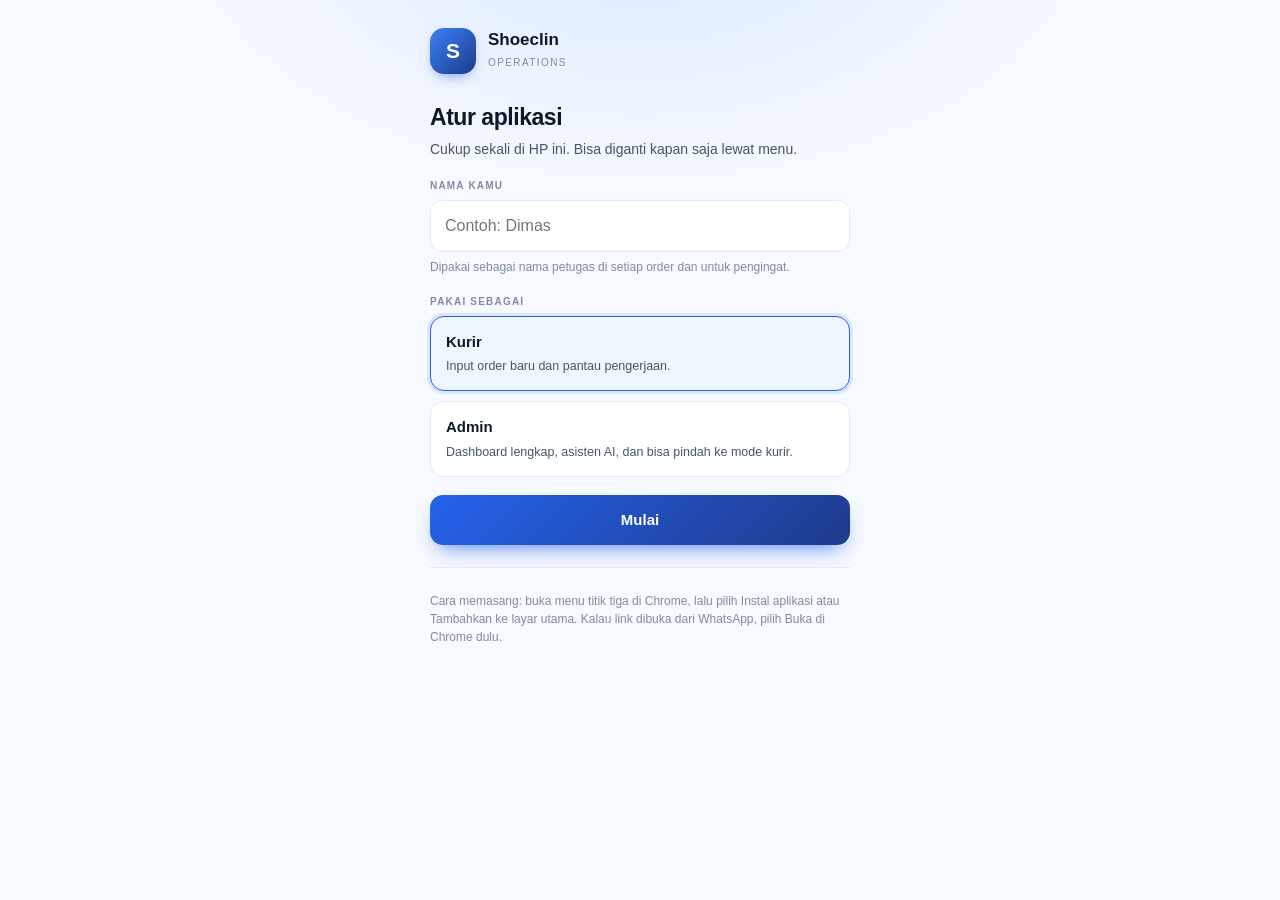
<file: index.html>
<!DOCTYPE html>
<html lang="id">
<head>
<meta charset="UTF-8">
<meta name="viewport" content="width=device-width, initial-scale=1, viewport-fit=cover, interactive-widget=resizes-content">
<meta name="theme-color" content="#1E3A8A">
<meta name="mobile-web-app-capable" content="yes">
<meta name="apple-mobile-web-app-capable" content="yes">
<meta name="apple-mobile-web-app-title" content="Shoeclin">
<meta name="apple-mobile-web-app-status-bar-style" content="default">
<link rel="preconnect" href="https://script.google.com">
<link rel="dns-prefetch" href="https://script.googleusercontent.com">
<link rel="manifest" href="manifest.webmanifest">
<link rel="icon" type="image/svg+xml" href="icon.svg">
<link rel="icon" type="image/png" href="icon-192.png">
<link rel="apple-touch-icon" href="apple-touch-icon.png">
<title>Shoeclin</title>
<style>
:root{--brand:#2563EB;--brand-700:#1D4ED8;--brand-900:#1E3A8A;--brand-50:#EFF6FF;--brand-100:#DBEAFE;--brand-200:#BFDBFE;
  --ink:#0F172A;--ink-2:#475569;--muted:#7E8CA3;--line:#E4EBF7;--ok:#059669;--bad:#DC2626;--warn:#D97706;
  --top:env(safe-area-inset-top,0px);--bot:env(safe-area-inset-bottom,0px)}
*{box-sizing:border-box;margin:0;padding:0}
html,body{height:100%}
body{font-family:-apple-system,BlinkMacSystemFont,"Segoe UI",Roboto,Helvetica,Arial,sans-serif;font-size:14px;line-height:1.5;
  color:var(--ink);-webkit-font-smoothing:antialiased;
  background:radial-gradient(700px 420px at 50% -10%,#D9E8FF 0%,rgba(217,232,255,0) 66%),#F6F9FF}
button{font:inherit;cursor:pointer;-webkit-tap-highlight-color:transparent}
.hide{display:none !important}
@keyframes rise{from{opacity:0;transform:translateY(10px)}to{opacity:1;transform:none}}
@keyframes spin{to{transform:rotate(360deg)}}
@keyframes up{from{transform:translateY(100%)}to{transform:none}}
@keyframes drop{from{opacity:0;transform:translateY(-12px)}to{opacity:1;transform:none}}
.mark{width:32px;height:32px;border-radius:10px;flex:none;display:flex;align-items:center;justify-content:center;
  background:linear-gradient(135deg,#3B82F6,#1E3A8A);color:#fff;font-weight:700;font-size:15px;box-shadow:0 6px 14px -6px rgba(37,99,235,.7)}
.mark.big{width:46px;height:46px;border-radius:14px;font-size:21px}

/* pengaturan awal */
.setup{min-height:100%;padding:calc(var(--top) + 28px) 20px calc(var(--bot) + 28px)}
.setup-in{max-width:420px;margin:0 auto;animation:rise .45s cubic-bezier(.22,.8,.28,1) both}
.logo{display:flex;align-items:center;gap:12px;margin-bottom:26px}
.logo b{display:block;font-size:17px;font-weight:650;line-height:1.2}
.logo span{font-size:10px;letter-spacing:.14em;text-transform:uppercase;color:var(--muted)}
h1{font-size:23px;font-weight:650;letter-spacing:-.02em;margin-bottom:4px}
.lead{color:var(--ink-2);margin-bottom:8px}
.lbl{display:block;font-size:10px;letter-spacing:.12em;text-transform:uppercase;color:var(--muted);font-weight:600;margin:18px 0 7px}
input{width:100%;font:inherit;font-size:16px;color:var(--ink);background:#fff;border:1px solid var(--line);border-radius:12px;
  padding:13px 14px;outline:none;-webkit-appearance:none;transition:border-color .18s,box-shadow .18s}
input:focus{border-color:var(--brand);box-shadow:0 0 0 4px rgba(37,99,235,.13)}
.hint{font-size:12px;color:var(--muted);margin-top:6px}
.roles{display:grid;gap:10px}
.role{text-align:left;background:#fff;border:1.5px solid var(--line);border-radius:14px;padding:14px 15px;color:var(--ink);
  transition:border-color .18s,box-shadow .18s,background .18s}
.role b{display:block;font-size:15px;font-weight:650;margin-bottom:2px}
.role span{font-size:12.5px;color:var(--ink-2)}
.role.on{border-color:var(--brand);background:var(--brand-50);box-shadow:0 0 0 3px rgba(37,99,235,.12)}
.msg{margin-top:16px;padding:11px 13px;border-radius:12px;font-size:13px;background:#FEECEC;border:1px solid #FBCFCF;color:#991B1B}
.msg.ok{background:#E6F7F0;border-color:#BFE8D6;color:#065F46}
.btn{display:block;width:100%;margin-top:18px;border:0;border-radius:13px;padding:14px;font-size:15px;font-weight:600;color:#fff;
  background:linear-gradient(135deg,var(--brand),var(--brand-900));box-shadow:0 10px 22px -10px rgba(37,99,235,.9);transition:transform .15s,opacity .15s}
.btn:active{transform:scale(.985)}
.btn:disabled{opacity:.6}
.btn.ghost{background:#fff;color:var(--brand-700);border:1px solid var(--brand-200);box-shadow:none;font-size:14px;padding:12px;margin-top:10px}
.btn.danger{color:var(--bad);border-color:#FBCFCF}
.btn.sm{display:inline-block;width:auto;padding:9px 16px;font-size:13px}
.install{margin-top:22px;padding-top:18px;border-top:1px solid var(--line)}

/* aplikasi */
#app{position:fixed;inset:0;display:flex;flex-direction:column;background:#fff}
.bar{flex:none;display:flex;align-items:center;gap:9px;padding:calc(var(--top) + 8px) 10px 8px 12px;background:#fff;
  border-bottom:1px solid var(--line);z-index:5}
.title{min-width:0;flex:1}
.title b{display:block;font-size:14px;font-weight:650;line-height:1.15}
.title small{display:block;font-size:10px;letter-spacing:.1em;text-transform:uppercase;color:var(--muted);white-space:nowrap}
.seg{display:flex;background:var(--brand-50);border:1px solid var(--line);border-radius:11px;padding:3px;flex:none;margin-left:auto}
.seg button{border:0;background:none;font-size:12.5px;color:var(--ink-2);padding:6px 10px;border-radius:8px;transition:all .2s}
.seg button.on{background:#fff;color:var(--brand-700);font-weight:600;box-shadow:0 2px 6px rgba(30,58,138,.14)}
.ibtn{position:relative;flex:none;width:38px;height:38px;border-radius:11px;border:1px solid var(--line);background:#fff;
  display:flex;align-items:center;justify-content:center;color:var(--ink-2)}
.ibtn:active{background:var(--brand-50)}
.ibtn svg{width:19px;height:19px;fill:none;stroke:currentColor;stroke-width:1.8;stroke-linecap:round;stroke-linejoin:round}
.ibtn svg.isi{fill:currentColor;stroke:none}
.dot{position:absolute;top:6px;right:6px;width:9px;height:9px;border-radius:50%;background:#CBD5E1;border:2px solid #fff}
.dot.on{background:var(--ok)}.dot.bad{background:var(--bad)}.dot.warn{background:var(--warn)}
@media (max-width:410px){.bar.admin .title{display:none}.seg button{padding:6px 9px}}
.nbar{flex:none;display:flex;align-items:center;gap:10px;padding:9px 12px;font-size:12.5px;color:#1E3A8A;
  background:linear-gradient(135deg,#EFF6FF,#F8FBFF);border-bottom:1px solid var(--brand-100);animation:drop .3s ease both}
.nbar span{flex:1}
.nbar button{border:0;background:var(--brand);color:#fff;font-size:12px;font-weight:600;padding:7px 12px;border-radius:9px}
.nbar button.x{background:none;color:var(--muted);padding:6px 4px;font-size:14px}
.stage{flex:1;position:relative;background:#fff;min-height:0}
.stage iframe{position:absolute;top:0;left:0;width:100%;height:calc(100% - var(--bot));border:0}
.muat{position:absolute;inset:0;display:flex;flex-direction:column;align-items:center;justify-content:center;gap:10px;
  text-align:center;padding:24px;background:#fff;z-index:2;color:var(--ink-2)}
.spin{display:inline-block;width:26px;height:26px;border:2.5px solid var(--brand-100);border-top-color:var(--brand);border-radius:50%;animation:spin .7s linear infinite}

/* menu */
.overlay{position:fixed;inset:0;z-index:20;background:rgba(15,23,42,.45);display:flex;align-items:flex-end;justify-content:center}
.sheet{width:100%;max-width:480px;max-height:90vh;overflow-y:auto;background:#fff;border-radius:20px 20px 0 0;
  padding:10px 18px calc(var(--bot) + 18px);animation:up .3s cubic-bezier(.22,.8,.28,1) both}
.grab{width:40px;height:4px;border-radius:4px;background:#E2E8F0;margin:0 auto 14px}
.sheet h3{font-size:16px;font-weight:650;margin-bottom:12px}
.info{display:grid;grid-template-columns:auto 1fr;gap:6px 14px;font-size:13px;padding:12px 14px;background:var(--brand-50);
  border:1px solid var(--brand-100);border-radius:12px}
.info span{color:var(--muted)}.info b{font-weight:600;text-align:right}
.card{margin-top:12px;padding:14px;border:1px solid var(--line);border-radius:14px}
.card .btn{margin-top:12px}
.nhead{display:flex;align-items:center;gap:8px}
.nhead .dot{position:static;border:0}
.nhead b{font-size:14px;font-weight:650}
.ver{text-align:center;font-size:11px;color:var(--muted);margin-top:14px}

/* toast */
.toast{position:fixed;left:10px;right:10px;top:calc(var(--top) + 60px);z-index:30;max-width:460px;margin:0 auto;display:flex;
  align-items:center;gap:12px;padding:12px 14px;border-radius:14px;color:#fff;background:#0F172A;
  box-shadow:0 18px 40px -16px rgba(15,23,42,.6);animation:drop .3s ease both}
.toast.bad{background:#7F1D1D}
.toast div{flex:1;min-width:0}
.toast b{display:block;font-size:13.5px}
.toast p{font-size:12.5px;opacity:.85;white-space:pre-line}
.toast button{flex:none;border:0;border-radius:9px;padding:8px 12px;font-size:12.5px;font-weight:600;background:#fff;color:#0F172A}
@media (prefers-reduced-motion:reduce){*{animation:none !important;transition:none !important}}
</style>
<link rel="stylesheet" href="asisten.css">
</head>
<body>

<!-- ============ PENGATURAN AWAL ============ -->
<section id="setup" class="setup hide">
  <div class="setup-in">
    <div class="logo"><div class="mark big">S</div><div><b>Shoeclin</b><span>Operations</span></div></div>
    <h1>Atur aplikasi</h1>
    <p class="lead">Cukup sekali di HP ini. Bisa diganti kapan saja lewat menu.</p>

    <label class="lbl" for="inNama">Nama kamu</label>
    <input id="inNama" type="text" autocomplete="name" placeholder="Contoh: Dimas">
    <p class="hint">Dipakai sebagai nama petugas di setiap order dan untuk pengingat.</p>

    <label class="lbl">Pakai sebagai</label>
    <div class="roles">
      <button type="button" class="role on" id="rKurir"><b>Kurir</b><span>Input order baru dan pantau pengerjaan.</span></button>
      <button type="button" class="role" id="rAdmin"><b>Admin</b><span>Dashboard lengkap, asisten AI, dan bisa pindah ke mode kurir.</span></button>
    </div>

    <div id="wKunci" class="hide">
      <label class="lbl" for="inKunci">Kunci admin</label>
      <input id="inKunci" type="password" autocomplete="current-password" placeholder="Sama dengan ADMIN_MODE di Code.gs">
    </div>

    <p id="setupMsg" class="msg hide"></p>
    <button type="button" class="btn" id="btnMulai">Mulai</button>
    <button type="button" class="btn ghost hide" id="btnBatalSetup">Kembali</button>

    <div class="install" id="wPasang">
      <button type="button" class="btn ghost hide" id="btnPasang">Pasang aplikasi di HP</button>
      <p class="hint hide" id="pasangHint"></p>
    </div>
  </div>
</section>

<!-- ============ APLIKASI ============ -->
<section id="app" class="hide">
  <header class="bar" id="bar">
    <div class="mark">S</div>
    <div class="title"><b>Shoeclin</b><small id="lblMode">Mode kurir</small></div>
    <div class="seg hide" id="seg">
      <button type="button" id="segKurir">Kurir</button>
      <button type="button" id="segAdmin">Admin</button>
      <button type="button" id="segAI" class="hide">AI</button>
    </div>
    <button type="button" class="ibtn" id="btnBell" aria-label="Notifikasi">
      <svg viewBox="0 0 24 24"><path d="M6 10a6 6 0 0 1 12 0c0 4.2 1.4 5.6 2 6.2H4c.6-.6 2-2 2-6.2z"/><path d="M10 19.6a2.1 2.1 0 0 0 4 0"/></svg>
      <i class="dot" id="dot"></i></button>
    <button type="button" class="ibtn" id="btnMenu" aria-label="Menu">
      <svg viewBox="0 0 24 24" class="isi"><circle cx="5" cy="12" r="1.7"/><circle cx="12" cy="12" r="1.7"/><circle cx="19" cy="12" r="1.7"/></svg></button>
  </header>

  <div class="nbar hide" id="nbar">
    <span id="nbarTeks"></span>
    <button type="button" id="nbarYa">Aktifkan</button>
    <button type="button" class="x" id="nbarX" aria-label="Tutup">&#10005;</button>
  </div>

  <div class="stage" id="stage">
    <div class="muat" id="muat"><i class="spin"></i><p id="muatTeks">Memuat Shoeclin...</p>
      <div id="muatLama" class="hide"><p class="hint">Agak lama, mungkin sinyal lemah.</p>
        <button type="button" class="btn ghost sm" id="btnCoba">Coba lagi</button></div></div>
    <div class="muat hide" id="offline"><b>Tidak ada sinyal</b>
      <p class="hint">Halaman dimuat otomatis begitu sinyal kembali.</p>
      <button type="button" class="btn ghost sm" id="btnCoba2">Coba lagi</button></div>
    <div class="ai hide" id="ai"></div>
  </div>
</section>

<!-- ============ MENU ============ -->
<div class="overlay hide" id="sheet">
  <div class="sheet">
    <div class="grab"></div>
    <h3>Pengaturan</h3>
    <div class="info"><span>Nama</span><b id="iNama">-</b><span>Peran</span><b id="iPeran">-</b></div>
    <div class="card">
      <div class="nhead"><i class="dot" id="dot2"></i><b id="nJudul">Notifikasi</b></div>
      <p class="hint" id="nIsi"></p>
      <button type="button" class="btn" id="btnNotif">Aktifkan notifikasi</button>
      <button type="button" class="btn ghost danger hide" id="btnMatikan">Matikan notifikasi di HP ini</button>
    </div>
    <button type="button" class="btn ghost hide" id="btnPasang2">Pasang aplikasi di HP</button>
    <p class="hint hide" id="pasangHint2"></p>
    <button type="button" class="btn ghost" id="btnReload">Muat ulang halaman</button>
    <button type="button" class="btn ghost" id="btnGanti">Ganti nama atau peran</button>
    <button type="button" class="btn ghost" id="btnTutup">Tutup</button>
    <p class="ver" id="ver"></p>
  </div>
</div>

<div class="toast hide" id="toast" role="status">
  <div><b id="tJudul"></b><p id="tIsi"></p></div>
  <button type="button" id="tAksi" class="hide"></button>
</div>

<!-- Library notifikasi (Firebase) dimuat belakangan oleh app.js supaya halaman tampil lebih cepat. -->
<script src="config.js"></script>
<script src="asisten.js"></script>
<script src="app.js"></script>
</body>
</html>
</file>
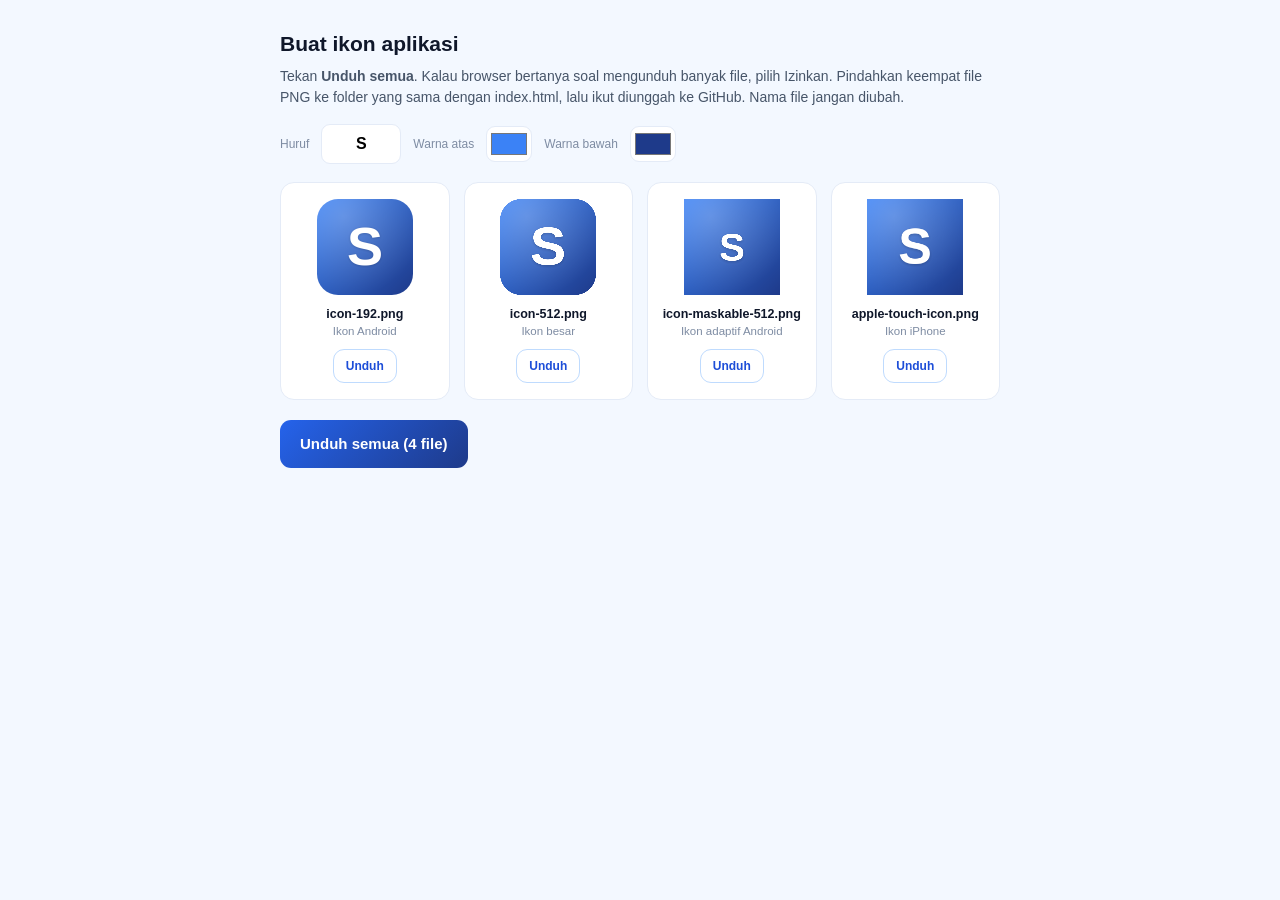
<file: buat-ikon.html>
<!DOCTYPE html>
<html lang="id">
<head>
<meta charset="UTF-8">
<meta name="viewport" content="width=device-width, initial-scale=1">
<title>Buat ikon Shoeclin</title>
<style>
body{font-family:-apple-system,"Segoe UI",Roboto,Arial,sans-serif;max-width:720px;margin:0 auto;padding:28px 20px;color:#0F172A;background:#F3F8FF;line-height:1.5}
h1{font-size:21px;margin:0 0 6px}
p{color:#475569;font-size:14px;margin:0 0 16px}
.atur{display:flex;flex-wrap:wrap;gap:12px;align-items:center}
.atur label{font-size:12px;color:#7E8CA3}
.atur input{font:inherit;padding:7px 9px;border:1px solid #E4EBF7;border-radius:9px;background:#fff}
.atur input[type=text]{width:60px;text-align:center;font-weight:700}
.atur input[type=color]{width:46px;height:36px;padding:2px}
.grid{display:grid;grid-template-columns:repeat(auto-fill,minmax(150px,1fr));gap:14px;margin:18px 0 20px}
.k{background:#fff;border:1px solid #E4EBF7;border-radius:14px;padding:16px 12px;text-align:center}
.k canvas{width:96px;height:96px;display:block;margin:0 auto 10px}
.k b{display:block;font-size:12.5px}
.k span{display:block;font-size:11.5px;color:#7E8CA3;margin-bottom:8px}
button{font:inherit;font-weight:600;border:0;border-radius:11px;cursor:pointer}
.utama{font-size:15px;padding:13px 20px;color:#fff;background:linear-gradient(135deg,#2563EB,#1E3A8A)}
.kecil{font-size:12px;padding:7px 12px;color:#1D4ED8;background:#fff;border:1px solid #BFDBFE}
</style>
</head>
<body>
<h1>Buat ikon aplikasi</h1>
<p>Tekan <b>Unduh semua</b>. Kalau browser bertanya soal mengunduh banyak file, pilih Izinkan.
  Pindahkan keempat file PNG ke folder yang sama dengan index.html, lalu ikut diunggah ke GitHub.
  Nama file jangan diubah.</p>
<div class="atur">
  <label for="huruf">Huruf</label><input id="huruf" type="text" value="S" maxlength="2">
  <label for="w1">Warna atas</label><input id="w1" type="color" value="#3B82F6">
  <label for="w2">Warna bawah</label><input id="w2" type="color" value="#1E3A8A">
</div>
<div class="grid" id="grid"></div>
<button class="utama" id="semua">Unduh semua (4 file)</button>
<script>
var IKON = [
  { nama: 'icon-192.png',          s: 192, bulat: true,  skala: .56, ket: 'Ikon Android' },
  { nama: 'icon-512.png',          s: 512, bulat: true,  skala: .56, ket: 'Ikon besar' },
  { nama: 'icon-maskable-512.png', s: 512, bulat: false, skala: .40, ket: 'Ikon adaptif Android' },
  { nama: 'apple-touch-icon.png',  s: 180, bulat: false, skala: .52, ket: 'Ikon iPhone' }
];
function nilai(id) { return document.getElementById(id).value; }
function gambar(c, ik) {
  var s = ik.s; c.width = s; c.height = s;
  var g = c.getContext('2d');
  g.clearRect(0, 0, s, s);
  g.beginPath();
  if (ik.bulat) {
    var r = s * .22;
    g.moveTo(r, 0); g.arcTo(s, 0, s, s, r); g.arcTo(s, s, 0, s, r);
    g.arcTo(0, s, 0, 0, r); g.arcTo(0, 0, s, 0, r); g.closePath();
  } else g.rect(0, 0, s, s);
  var gr = g.createLinearGradient(0, 0, s, s);
  gr.addColorStop(0, nilai('w1')); gr.addColorStop(1, nilai('w2'));
  g.fillStyle = gr; g.fill();
  var kilau = g.createRadialGradient(s * .28, s * .18, 0, s * .28, s * .18, s * .85);
  kilau.addColorStop(0, 'rgba(255,255,255,.24)'); kilau.addColorStop(1, 'rgba(255,255,255,0)');
  g.fillStyle = kilau; g.fill();
  var huruf = (nilai('huruf') || 'S').trim().slice(0, 2) || 'S';
  g.fillStyle = '#FFFFFF';
  g.font = '700 ' + Math.round(s * ik.skala * (huruf.length > 1 ? .72 : 1)) + 'px -apple-system, "Segoe UI", Roboto, Arial, sans-serif';
  g.textAlign = 'center'; g.textBaseline = 'middle';
  g.shadowColor = 'rgba(15,23,42,.25)'; g.shadowBlur = s * .03; g.shadowOffsetY = s * .01;
  g.fillText(huruf, s / 2, s * .53);
}
function unduh(c, nama) {
  c.toBlob(function (b) {
    var a = document.createElement('a');
    a.href = URL.createObjectURL(b); a.download = nama;
    document.body.appendChild(a); a.click(); a.remove();
    setTimeout(function () { URL.revokeObjectURL(a.href); }, 4000);
  }, 'image/png');
}
function render() {
  var grid = document.getElementById('grid');
  grid.innerHTML = '';
  IKON.forEach(function (ik) {
    var k = document.createElement('div'); k.className = 'k';
    var c = document.createElement('canvas'); gambar(c, ik); ik.canvas = c;
    var b = document.createElement('button'); b.className = 'kecil'; b.textContent = 'Unduh';
    b.onclick = function () { unduh(c, ik.nama); };
    k.appendChild(c);
    k.insertAdjacentHTML('beforeend', '<b>' + ik.nama + '</b><span>' + ik.ket + '</span>');
    k.appendChild(b);
    grid.appendChild(k);
  });
}
['huruf', 'w1', 'w2'].forEach(function (id) { document.getElementById(id).addEventListener('input', render); });
document.getElementById('semua').onclick = function () {
  IKON.forEach(function (ik, i) { setTimeout(function () { unduh(ik.canvas, ik.nama); }, i * 500); });
};
render();
</script>
</body>
</html>
</file>
<file: asisten.css>
/* SHOECLIN APP — asisten.css (versi 1.0) · tampilan Asisten AI. Tidak perlu diubah. */
.ai{position:absolute;inset:0;z-index:3;display:flex;flex-direction:column;background:#F6F9FF}
.ai-head{flex:none;display:flex;gap:6px;align-items:center;padding:8px 10px;background:#fff;border-bottom:1px solid var(--line)}
.ai-head select{flex:1;min-width:0;font:inherit;font-size:13px;color:var(--ink);background-color:#fff;border:1px solid var(--line);
  border-radius:10px;padding:8px 26px 8px 10px;-webkit-appearance:none;appearance:none;outline:none;
  background-image:linear-gradient(45deg,transparent 50%,var(--brand) 50%),linear-gradient(135deg,var(--brand) 50%,transparent 50%);
  background-position:calc(100% - 14px) 52%,calc(100% - 9px) 52%;background-size:5px 5px;background-repeat:no-repeat}
.ai-head select:disabled{opacity:.55}
.ai-ibtn{flex:none;width:36px;height:36px;border-radius:10px;border:1px solid var(--line);background:#fff;color:var(--ink-2);
  display:flex;align-items:center;justify-content:center}
.ai-ibtn:active{background:var(--brand-50)}
.ai-ibtn svg{width:17px;height:17px;fill:none;stroke:currentColor;stroke-width:1.9;stroke-linecap:round}
.ai-info{flex:none;padding:6px 12px;font-size:11px;color:var(--muted);background:#fff;border-bottom:1px solid var(--line);
  white-space:nowrap;overflow:hidden;text-overflow:ellipsis}
.ai-list{flex:1;overflow-y:auto;-webkit-overflow-scrolling:touch;padding:14px 12px 20px}

.ai-q{margin:0 0 12px auto;max-width:86%;width:fit-content;color:#fff;padding:10px 13px;border-radius:16px 16px 4px 16px;
  background:linear-gradient(135deg,var(--brand),var(--brand-900));font-size:14px;line-height:1.45;word-wrap:break-word}
.ai-a{margin:0 0 16px;background:#fff;border:1px solid var(--line);border-radius:4px 16px 16px 16px;padding:12px 14px;
  box-shadow:0 1px 2px rgba(30,58,138,.05)}
.ai-a-head{display:flex;align-items:center;gap:8px;flex-wrap:wrap;margin-bottom:6px}
.ai-badge{font-size:10px;letter-spacing:.07em;text-transform:uppercase;font-weight:650;color:var(--brand-700);
  background:var(--brand-50);border:1px solid var(--brand-100);border-radius:20px;padding:2px 8px}
.ai-st{display:inline-flex;align-items:center;gap:6px;font-size:12px;color:var(--ink-2)}
.ai-st b{font-variant-numeric:tabular-nums}
.ai-st.bad{color:var(--bad);font-weight:600}
.ai-st .spin{width:13px;height:13px;border-width:2px}
.ai-pikir{margin:6px 0 10px;border:1px dashed var(--brand-200);border-radius:10px;background:#FBFDFF}
.ai-pikir summary{cursor:pointer;padding:7px 10px;font-size:12px;color:var(--brand-700);font-weight:600}
.ai-pikir div{padding:0 10px 8px;font-size:12px;color:var(--ink-2);max-height:240px;overflow:auto}
.ai-pikir div p{margin:0 0 6px}

.ai-md{font-size:14px;line-height:1.6;color:var(--ink);word-wrap:break-word}
.ai-md h3{font-size:15.5px;font-weight:650;margin:14px 0 6px}
.ai-md h4{font-size:14px;font-weight:650;margin:12px 0 4px}
.ai-md h3:first-child,.ai-md h4:first-child{margin-top:2px}
.ai-md p{margin:0 0 9px}
.ai-md ul,.ai-md ol{margin:0 0 10px 20px}
.ai-md li{margin:3px 0}
.ai-md code{background:var(--brand-50);border-radius:5px;padding:1px 5px;font-size:12.5px}
.ai-md pre{background:#0F172A;color:#E2E8F0;border-radius:10px;padding:10px;overflow:auto;font-size:12px;margin:0 0 10px}
.ai-md hr{border:0;border-top:1px solid var(--line);margin:12px 0}
.ai-md blockquote{border-left:3px solid var(--brand-200);padding:4px 10px;color:var(--ink-2);margin:0 0 10px}
.ai-tbl{overflow-x:auto;margin:0 0 10px;border:1px solid var(--line);border-radius:10px}
.ai-tbl table{border-collapse:collapse;width:100%;font-size:12.5px}
.ai-tbl th{background:var(--brand-50);text-align:left;font-weight:650;padding:7px 9px;border-bottom:1px solid var(--line);white-space:nowrap}
.ai-tbl td{padding:6px 9px;border-bottom:1px solid #EFF3FA;vertical-align:top}
.ai-tbl tr:last-child td{border-bottom:0}
.ai-galat{margin-top:8px;font-size:12.5px;color:#991B1B;background:#FEECEC;border:1px solid #FBCFCF;border-radius:10px;padding:8px 10px}
.ai-a-foot{display:flex;justify-content:space-between;align-items:center;gap:8px;margin-top:8px;padding-top:8px;
  border-top:1px solid #EFF3FA;font-size:11px;color:var(--muted)}
.ai-aksi{display:flex;gap:6px;flex:none}
.ai-aksi button{border:1px solid var(--brand-200);background:#fff;color:var(--brand-700);font-size:11.5px;font-weight:600;
  padding:5px 11px;border-radius:20px}

.ai-bawah{flex:none;display:flex;gap:8px;align-items:flex-end;padding:8px 10px calc(8px + var(--bot));background:#fff;
  border-top:1px solid var(--line)}
.ai-bawah textarea{flex:1;min-height:44px;max-height:140px;resize:none;font:inherit;font-size:16px;line-height:1.4;color:var(--ink);
  padding:11px 12px;border:1px solid var(--line);border-radius:14px;outline:none;background:#FBFDFF}
.ai-bawah textarea:focus{border-color:var(--brand);box-shadow:0 0 0 3px rgba(37,99,235,.12);background:#fff}
.ai-kirim{flex:none;width:44px;height:44px;border:0;border-radius:14px;color:#fff;display:flex;align-items:center;justify-content:center;
  background:linear-gradient(135deg,var(--brand),var(--brand-900));box-shadow:0 8px 18px -10px rgba(37,99,235,.9)}
.ai-kirim.stop{background:#DC2626;box-shadow:none}
.ai-kirim svg{width:19px;height:19px;fill:currentColor}

.ai-hai{text-align:center;padding:16px 4px}
.ai-hai-ikon{width:52px;height:52px;margin:0 auto 12px;border-radius:16px;display:flex;align-items:center;justify-content:center;
  font-size:24px;color:#fff;background:linear-gradient(135deg,#3B82F6,#1E3A8A);box-shadow:0 10px 22px -12px rgba(37,99,235,.9)}
.ai-hai h3{font-size:17px;font-weight:650;margin-bottom:6px}
.ai-hai p{font-size:13px;color:var(--ink-2);max-width:440px;margin:0 auto 14px}
.ai-saran{display:flex;flex-direction:column;gap:8px;max-width:460px;margin:0 auto 16px;text-align:left}
.ai-saran button{border:1px solid var(--line);background:#fff;border-radius:12px;padding:10px 12px;font-size:13px;color:var(--ink);
  text-align:left;line-height:1.4}
.ai-saran button:active{background:var(--brand-50);border-color:var(--brand-200)}
.ai-hai .ai-kecil{font-size:11.5px;color:var(--muted);margin-bottom:8px}

.ai-riwayat{position:absolute;inset:0;z-index:4;background:rgba(15,23,42,.45);display:flex;align-items:flex-end;justify-content:center}
.ai-riwayat-in{width:100%;max-width:480px;max-height:80%;overflow:auto;background:#fff;border-radius:20px 20px 0 0;
  padding:16px 16px calc(16px + var(--bot))}
.ai-riwayat-in h3{font-size:15px;font-weight:650;margin-bottom:10px}
.ai-rw{display:block;width:100%;text-align:left;border:1px solid var(--line);background:#fff;border-radius:12px;padding:10px 12px;margin-bottom:8px}
.ai-rw b{display:block;font-size:13px;font-weight:600;color:var(--ink);white-space:nowrap;overflow:hidden;text-overflow:ellipsis}
.ai-rw span{font-size:11px;color:var(--muted)}
.ai-rw.on{border-color:var(--brand);background:var(--brand-50)}
.ai-tutup{display:block;width:100%;margin-top:8px;border:1px solid var(--brand-200);background:#fff;color:var(--brand-700);
  font-size:13.5px;font-weight:600;padding:11px;border-radius:12px}
.ai-tutup.bahaya{color:var(--bad);border-color:#FBCFCF}
</file>
